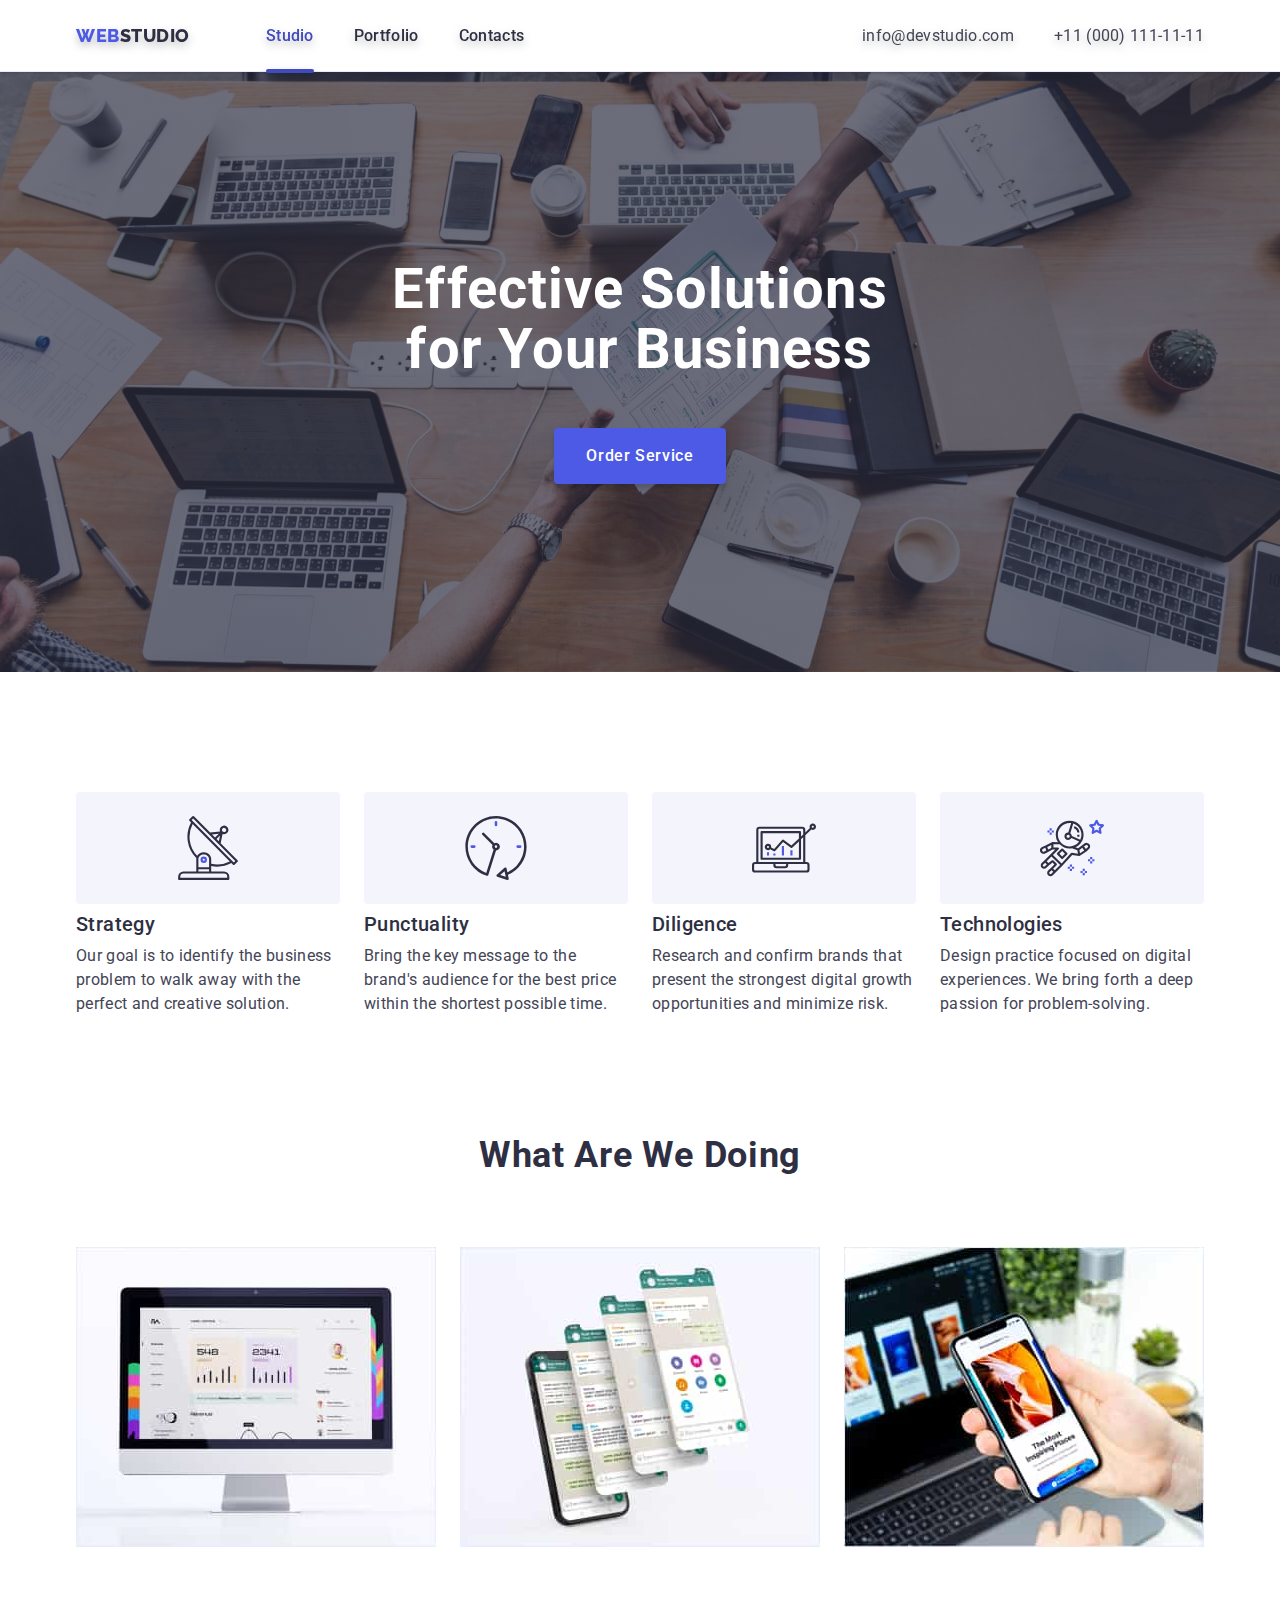
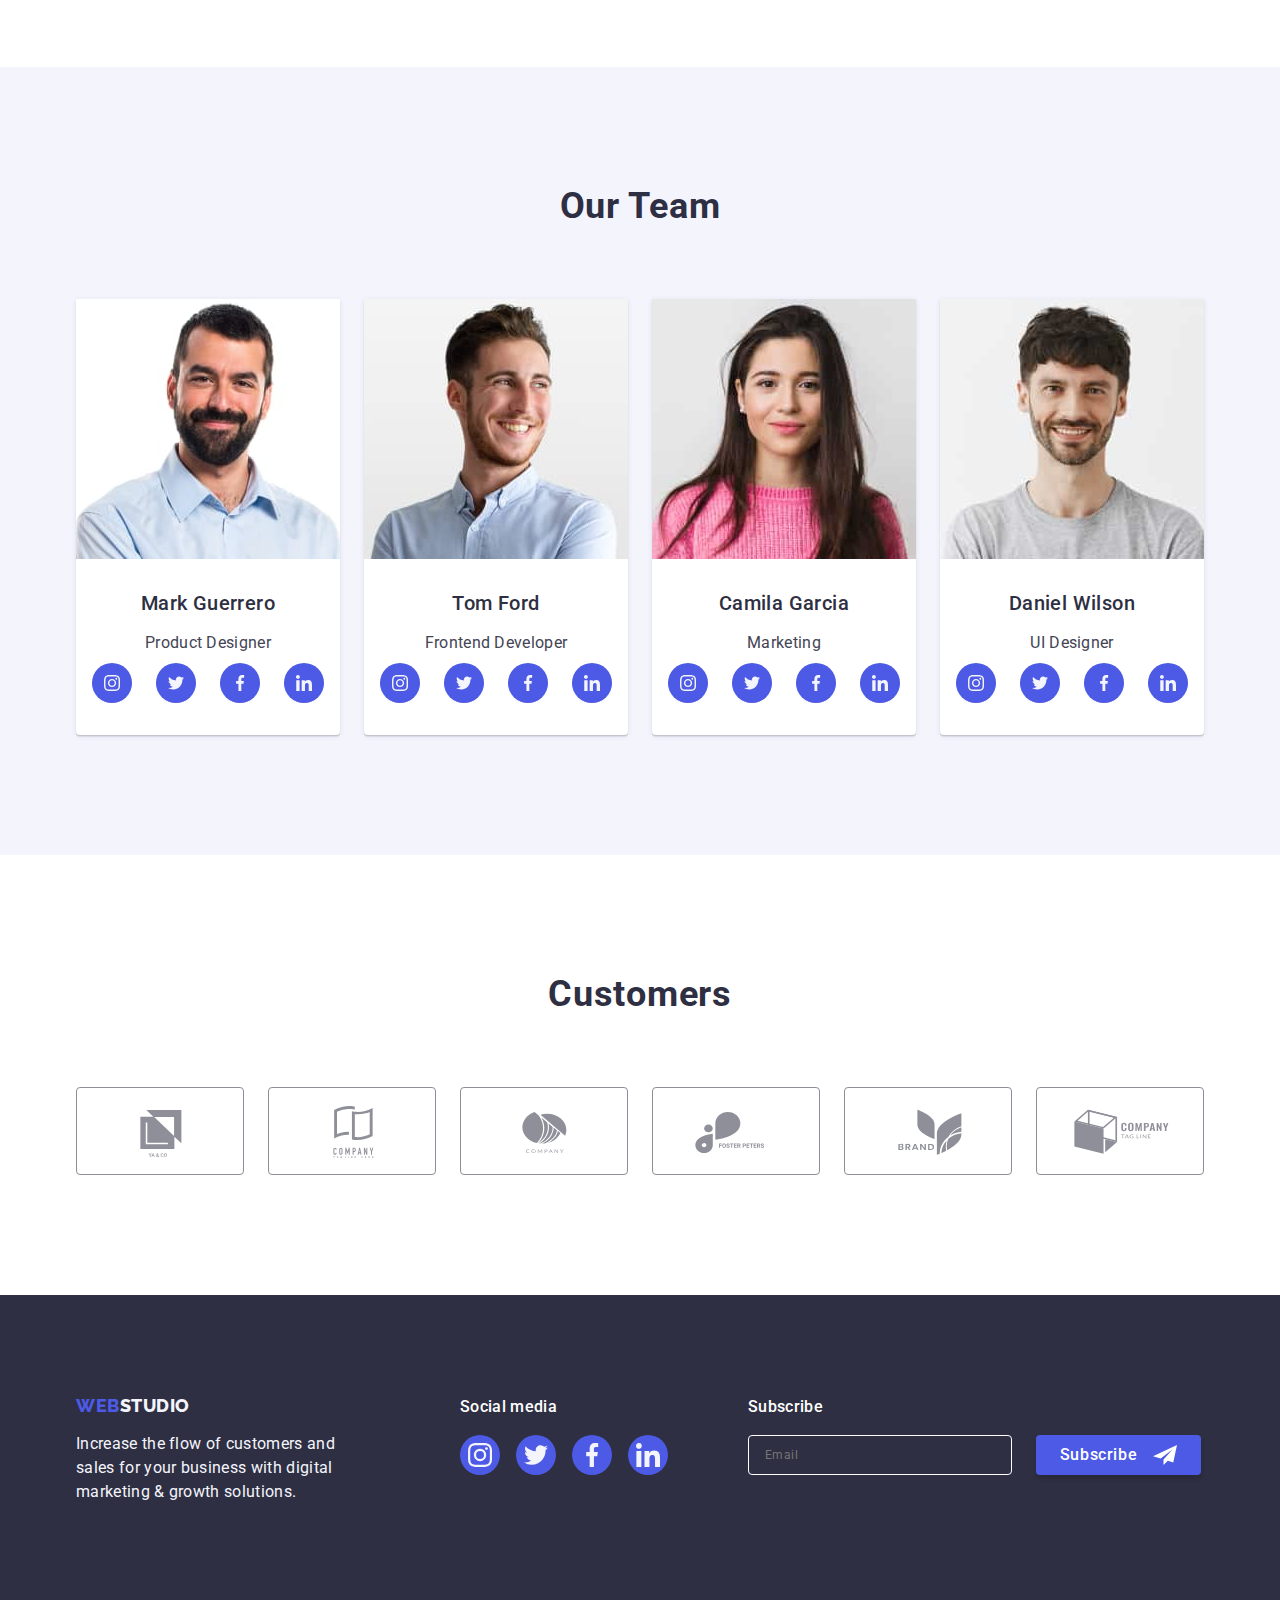
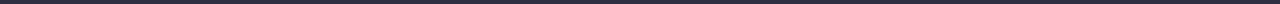
<file: index.html>
<!DOCTYPE html>
<html lang="en">
  <head>
    <meta charset="UTF-8" />
    <meta http-equiv="X-UA-Compatible" content="IE=edge" />
    <meta name="viewport" content="width=device-width, initial-scale=1.0" />
    <link
      rel="stylesheet"
      href="https://cdn.jsdelivr.net/npm/modern-normalize@1.1.0/modern-normalize.min.css"
    />
    <link rel="stylesheet" href="./css/styles.css" />
    <link rel="preconnect" href="https://fonts.googleapis.com" />
    <link rel="preconnect" href="https://fonts.gstatic.com" crossorigin />
    <link
      href="https://fonts.googleapis.com/css2?family=Raleway:wght@800&family=Roboto:wght@400;500;700;900&display=swap"
      rel="stylesheet"
    />
    <title>WebStudio</title>
  </head>
  <body>
    <!--Header-->
    <header class="page-head">
      <div class="header-container container">
        <nav class="page-nav">
          <a href="./index.html" class="text-logo-blue link header-link-size"
            >Web<span class="text-logo">Studio</span></a
          >
          <ul class="list menu">
            <li class="menu-item">
              <a
                href="./index.html"
                class="nav-link link header-link-size active"
                >Studio</a
              >
            </li>
            <li class="menu-item">
              <a href="./portfolio.html" class="nav-link link header-link-size"
                >Portfolio</a
              >
            </li>
            <li class="menu-item">
              <a href="" class="nav-link link header-link-size">Contacts</a>
            </li>
          </ul>
        </nav>
        <address class="addreess-font">
          <ul class="list contact-list">
            <li class="contact-item">
              <a
                href="mailto:info@devstudio.com"
                class="nav-mail link header-link-size"
                >info@devstudio.com</a
              >
            </li>
            <li class="contact-item">
              <a href="tel:+110001111111" class="nav-mail link header-link-size"
                >+11 (000) 111-11-11</a
              >
            </li>
          </ul>
        </address>
      </div>
    </header>

    <!--main-->
    <main>
      <!--hero section1-->

      <section class="hero">
        <div class="container">
          <h1 class="hero-tittle">Effective Solutions for Your Business</h1>
          <button type="button" class="button-main" data-modal-open>
            Order Service
          </button>
        </div>
      </section>
      <!--section2-->
      <section class="second-section">
        <div class="container">
          <h2 class="visually-hidden hero-tittle">Our features</h2>
          <ul class="list second-section-cntnr">
            <li class="oppotunities">
              <div class="oppotunities-container">
                <svg class="oppotunities-icon" width="64" height="64">
                  <use href="./images/icons.svg#Antenna"></use>
                </svg>
              </div>
              <h3 class="title-descript title-position">Strategy</h3>
              <p class="discription">
                Our goal is to identify the business problem to walk away with
                the perfect and creative solution.
              </p>
            </li>
            <li class="oppotunities">
              <div class="oppotunities-container">
                <svg class="oppotunities-icon" width="64" height="64">
                  <use href="./images/icons.svg#clock"></use>
                </svg>
              </div>
              <h3 class="title-descript title-position">Punctuality</h3>
              <p class="discription">
                Bring the key message to the brand's audience for the best price
                within the shortest possible time.
              </p>
            </li>
            <li class="oppotunities">
              <div class="oppotunities-container">
                <svg class="oppotunities-icon" width="64" height="64">
                  <use href="./images/icons.svg#Diagram"></use>
                </svg>
              </div>
              <h3 class="title-descript title-position">Diligence</h3>
              <p class="discription">
                Research and confirm brands that present the strongest digital
                growth opportunities and minimize risk.
              </p>
            </li>
            <li class="oppotunities">
              <div class="oppotunities-container">
                <svg class="oppotunities-icon" width="64" height="64">
                  <use href="./images/icons.svg#Astronaut"></use>
                </svg>
              </div>
              <h3 class="title-descript title-position">Technologies</h3>
              <p class="discription">
                Design practice focused on digital experiences. We bring forth a
                deep passion for problem-solving.
              </p>
            </li>
          </ul>
        </div>
      </section>
      <!-- section3 -->
      <section class="third-section">
        <div class="container">
          <h2 class="secondary-tittle secondary-title-position">
            What are we doing
          </h2>
          <ul class="list third-section-cntnr">
            <li class="third-section-list">
              <img
                src="./images/img1.jpg"
                alt="image1"
                width="360"
                height="300"
              />
            </li>
            <li class="third-section-list">
              <img
                src="./images/img2.jpg"
                alt="image2"
                width="360"
                height="300"
              />
            </li>
            <li class="third-section-list">
              <img
                src="./images/img3.jpg"
                alt="image3"
                width="360"
                height="300"
              />
            </li>
          </ul>
        </div>
      </section>

      <!--Our team-->
      <section class="team-sect team-section">
        <div class="container">
          <h2 class="secondary-tittle secondary-title-position">Our Team</h2>
          <ul class="list team-section-cntnr">
            <li class="team team-card-position">
              <img
                src="./images/team/img_team1.jpg"
                alt="Mark Guerrero"
                width="264"
                height="260"
              />
              <div class="card-content-box">
                <h3 class="name-tittle team-title-position">Mark Guerrero</h3>
                <p class="card-description text-team-position">
                  Product Designer
                </p>
                <ul class="socials list">
                  <li class="social-item">
                    <a
                      class="social-link link"
                      href=""
                      target="_blank"
                      rel="noopener noreferrer"
                      aria-label="instagram icon"
                    >
                      <svg class="socials-icon" width="16" height="16">
                        <use href="./images/icons.svg#Instagram"></use>
                      </svg>
                    </a>
                  </li>
                  <li class="social-item">
                    <a
                      class="social-link link"
                      href=""
                      target="_blank"
                      rel="noopener noreferrer"
                      aria-label="twitter icon"
                    >
                      <svg class="socials-icon" width="16" height="16">
                        <use href="./images/icons.svg#twitter"></use>
                      </svg>
                    </a>
                  </li>
                  <li class="social-item">
                    <a
                      class="social-link link"
                      href=""
                      target="_blank"
                      rel="noopener noreferrer"
                      aria-label="facebook icon"
                    >
                      <svg class="socials-icon" width="16" height="16">
                        <use href="./images/icons.svg#facebook"></use>
                      </svg>
                    </a>
                  </li>
                  <li class="social-item">
                    <a
                      class="social-link link"
                      href=""
                      target="_blank"
                      rel="noopener noreferrer"
                      aria-label="linkedin icon"
                    >
                      <svg class="socials-icon" width="16" height="16">
                        <use href="./images/icons.svg#linkedin"></use>
                      </svg>
                    </a>
                  </li>
                </ul>
              </div>
            </li>
            <li class="team team-card-position">
              <img
                src="./images/team/img_team2.jpg"
                alt="Tom Ford"
                width="264"
                height="260"
              />
              <div class="card-content-box">
                <h3 class="name-tittle team-title-position">Tom Ford</h3>
                <p class="card-description text-team-position">
                  Frontend Developer
                </p>
                <ul class="socials list">
                  <li class="social-item">
                    <a
                      class="social-link link"
                      href=""
                      target="_blank"
                      rel="noopener noreferrer"
                      aria-label="instagram icon"
                    >
                      <svg class="socials-icon" width="16" height="16">
                        <use href="./images/icons.svg#Instagram"></use>
                      </svg>
                    </a>
                  </li>
                  <li class="social-item">
                    <a
                      class="social-link link"
                      href=""
                      target="_blank"
                      rel="noopener noreferrer"
                      aria-label="twitter icon"
                    >
                      <svg class="socials-icon" width="16" height="16">
                        <use href="./images/icons.svg#twitter"></use>
                      </svg>
                    </a>
                  </li>
                  <li class="social-item">
                    <a
                      class="social-link link"
                      href=""
                      target="_blank"
                      rel="noopener noreferrer"
                      aria-label="facebook icon"
                    >
                      <svg class="socials-icon" width="16" height="16">
                        <use href="./images/icons.svg#facebook"></use>
                      </svg>
                    </a>
                  </li>
                  <li class="social-item">
                    <a
                      class="social-link link"
                      href=""
                      target="_blank"
                      rel="noopener noreferrer"
                      aria-label="linkedin icon"
                    >
                      <svg class="socials-icon" width="16" height="16">
                        <use href="./images/icons.svg#linkedin"></use>
                      </svg>
                    </a>
                  </li>
                </ul>
              </div>
            </li>
            <li class="team team-card-position">
              <img
                src="./images/team/img_team3.jpg"
                alt="Camila Garcia"
                width="264"
                height="260"
              />
              <div class="card-content-box">
                <h3 class="name-tittle team-title-position">Camila Garcia</h3>
                <p class="card-description text-team-position">Marketing</p>
                <ul class="socials list">
                  <li class="social-item">
                    <a
                      class="social-link link"
                      href=""
                      target="_blank"
                      rel="noopener noreferrer"
                      aria-label="instagram icon"
                    >
                      <svg class="socials-icon" width="16" height="16">
                        <use href="./images/icons.svg#Instagram"></use>
                      </svg>
                    </a>
                  </li>
                  <li class="social-item">
                    <a
                      class="social-link link"
                      href=""
                      target="_blank"
                      rel="noopener noreferrer"
                      aria-label="twitter icon"
                    >
                      <svg class="socials-icon" width="16" height="16">
                        <use href="./images/icons.svg#twitter"></use>
                      </svg>
                    </a>
                  </li>
                  <li class="social-item">
                    <a
                      class="social-link link"
                      href=""
                      target="_blank"
                      rel="noopener noreferrer"
                      aria-label="facebook icon"
                    >
                      <svg class="socials-icon" width="16" height="16">
                        <use href="./images/icons.svg#facebook"></use>
                      </svg>
                    </a>
                  </li>
                  <li class="social-item">
                    <a
                      class="social-link link"
                      href=""
                      target="_blank"
                      rel="noopener noreferrer"
                      aria-label="linkedin icon"
                    >
                      <svg class="socials-icon" width="16" height="16">
                        <use href="./images/icons.svg#linkedin"></use>
                      </svg>
                    </a>
                  </li>
                </ul>
              </div>
            </li>
            <li class="team team-card-position">
              <img
                src="./images/team/img_team4.jpg"
                alt="Daniel Wilson"
                width="264"
                height="260"
              />
              <div class="card-content-box">
                <h3 class="name-tittle team-title-position">Daniel Wilson</h3>
                <p class="card-description text-team-position">UI Designer</p>
                <ul class="socials list">
                  <li class="social-item">
                    <a
                      class="social-link link"
                      href=""
                      target="_blank"
                      rel="noopener noreferrer"
                      aria-label="instagram icon"
                    >
                      <svg class="socials-icon" width="16" height="16">
                        <use href="./images/icons.svg#Instagram"></use>
                      </svg>
                    </a>
                  </li>
                  <li class="social-item">
                    <a
                      class="social-link link"
                      href=""
                      target="_blank"
                      rel="noopener noreferrer"
                      aria-label="twitter icon"
                    >
                      <svg class="socials-icon" width="16" height="16">
                        <use href="./images/icons.svg#twitter"></use>
                      </svg>
                    </a>
                  </li>
                  <li class="social-item">
                    <a
                      class="social-link link"
                      href=""
                      target="_blank"
                      rel="noopener noreferrer"
                      aria-label="facebook icon"
                    >
                      <svg class="socials-icon" width="16" height="16">
                        <use href="./images/icons.svg#facebook"></use>
                      </svg>
                    </a>
                  </li>
                  <li class="social-item">
                    <a
                      class="social-link link"
                      href=""
                      target="_blank"
                      rel="noopener noreferrer"
                      aria-label="linkedin icon"
                    >
                      <svg class="socials-icon" width="16" height="16">
                        <use href="./images/icons.svg#linkedin"></use>
                      </svg>
                    </a>
                  </li>
                </ul>
              </div>
            </li>
          </ul>
        </div>
      </section>
      <!-- company section -->
      <section class="customers-section">
        <div class="container">
          <h2 class="secondary-tittle secondary-title-position">Customers</h2>
          <ul class="list company-list">
            <li class="customers-item">
              <a class="company-icon-contauner" href="">
                <svg class="company-icon" width="104" height="56">
                  <use href="./images/icons.svg#union"></use>
                </svg>
              </a>
            </li>
            <li class="customers-item">
              <a class="company-icon-contauner" href="">
                <svg class="company-icon" width="104" height="56">
                  <use href="./images/icons.svg#comptalg"></use>
                </svg>
              </a>
            </li>
            <li class="customers-item">
              <a class="company-icon-contauner" href="">
                <svg class="company-icon" width="104" height="56">
                  <use href="./images/icons.svg#comp3"></use>
                </svg>
              </a>
            </li>
            <li class="customers-item">
              <a class="company-icon-contauner" href="">
                <svg class="company-icon" width="104" height="56">
                  <use href="./images/icons.svg#compfors"></use>
                </svg>
              </a>
            </li>
            <li class="customers-item">
              <a class="company-icon-contauner" href="">
                <svg class="company-icon" width="104" height="56">
                  <use href="./images/icons.svg#compbrand"></use>
                </svg>
              </a>
            </li>
            <li class="customers-item">
              <a class="company-icon-contauner" href="">
                <svg class="company-icon" width="104" height="56">
                  <use href="./images/icons.svg#comptalg2"></use>
                </svg>
              </a>
            </li>
          </ul>
        </div>
      </section>
    </main>

    <!--Footer-->
    <footer class="second-bg footer">
      <div class="container footer-cntnr">
        <div class="footer-box">
          <a
            href="./index.html"
            class="text-logo-blue link footer-logo-position"
            >Web<span class="logo-footer">Studio</span></a
          >
          <p class="footer-text">
            Increase the flow of customers and sales for your business with
            digital marketing & growth solutions.
          </p>
        </div>
        <div class="footer-social">
          <p class="social-title">Social media</p>
          <ul class="socials-f list">
            <li class="social-item">
              <a
                class="footer-link link"
                href=""
                target="_blank"
                rel="noopener noreferrer"
                aria-label="instagram icon"
              >
                <svg class="socials-icon" width="24" height="24">
                  <use href="./images/icons.svg#Instagram"></use>
                </svg>
              </a>
            </li>
            <li class="social-item">
              <a
                class="footer-link link"
                href=""
                target="_blank"
                rel="noopener noreferrer"
                aria-label="twitter icon"
              >
                <svg class="socials-icon" width="24" height="24">
                  <use href="./images/icons.svg#twitter"></use>
                </svg>
              </a>
            </li>
            <li class="social-item">
              <a
                class="footer-link link"
                href=""
                target="_blank"
                rel="noopener noreferrer"
                aria-label="facebook icon"
              >
                <svg class="socials-icon" width="24" height="24">
                  <use href="./images/icons.svg#facebook"></use>
                </svg>
              </a>
            </li>
            <li class="social-item">
              <a
                class="footer-link link"
                href=""
                target="_blank"
                rel="noopener noreferrer"
                aria-label="linkedin icon"
              >
                <svg class="socials-icon" width="24" height="24">
                  <use href="./images/icons.svg#linkedin"></use>
                </svg>
              </a>
            </li>
          </ul>
        </div>
        <div class="footer-form">
          <p class="footer-input-title">Subscribe</p>
          <form class="form-foot-input" name="footer_form">
            <input
              class="footer-field"
              type="text"
              name="footer_input"
              id="footer_input"
              placeholder="Email"
            />
            <button class="button-footer-input" type="submit">
              Subscribe
              <svg class="footer-btn-icon" width="24" height="24">
                <use href="./images/icons.svg#fottersvg"></use>
              </svg>
            </button>
          </form>
        </div>
      </div>
    </footer>
    <!-- modal window -->
    <div class="backdrop is-hidden" data-modal>
      <div class="modal">
        <button class="modal-close-btn" type="button" data-modal-close>
          <svg class="modal-close-icon" width="8" height="8">
            <use href="./images/icons.svg#iconclose"></use>
          </svg>
        </button>

        <p class="modal-title">Leave your contacts and we will call you back</p>
        <form class="modal-form form" name="modal_form">
          <label class="form-label" for="modal_name">Name</label>
          <div class="form-wrapper">
            <input
              class="form-field"
              type="text"
              name="modal_name"
              id="modal_name"
            />
            <svg class="form-icon" width="18" height="18">
              <use href="./images/icons.svg#person"></use>
            </svg>
          </div>
          <label class="form-label" for="modal_phone">Phone</label>
          <div class="form-wrapper">
            <input
              class="form-field"
              type="text"
              name="modal_phone"
              id="modal_phone"
            />
            <svg class="form-icon" width="18" height="24">
              <use href="./images/icons.svg#phone"></use>
            </svg>
          </div>
          <label class="form-label" for="modal_mail">Email</label>
          <div class="form-wrapper">
            <input
              class="form-field"
              type="text"
              name="modal_mail"
              id="modal_mail"
            />
            <svg class="form-icon" width="18" height="24">
              <use href="./images/icons.svg#email"></use>
            </svg>
          </div>
          <label class="form-label" for="modal_comment">Comment</label>
          <textarea
            class="form-comment"
            name="modal_comment"
            id="modal_comment"
            rows="6"
            placeholder="Text input"
          ></textarea>
          <label class="form-agreement" for="modal_agreement">
            <input
              class="form-check-input visually-hidden"
              type="checkbox"
              name="modal_agreement"
              id="modal_agreement"
            />
            <svg class="form-custom-check" width="16" height="16">
              <use class="unchecked" href="./images/icons.svg#unchecked"></use>
              <use class="checked" href="./images/icons.svg#checked"></use>
            </svg>
            <span class="form-agreement-text"
              >I accept the terms and conditions of the
              <a class="modal-link" href="">Privacy Policy</a></span
            >
          </label>
          <button class="button-main" type="submit">Send</button>
        </form>
      </div>
    </div>
    <script src="./js/modal.js"></script>
  </body>
</html>
</file>
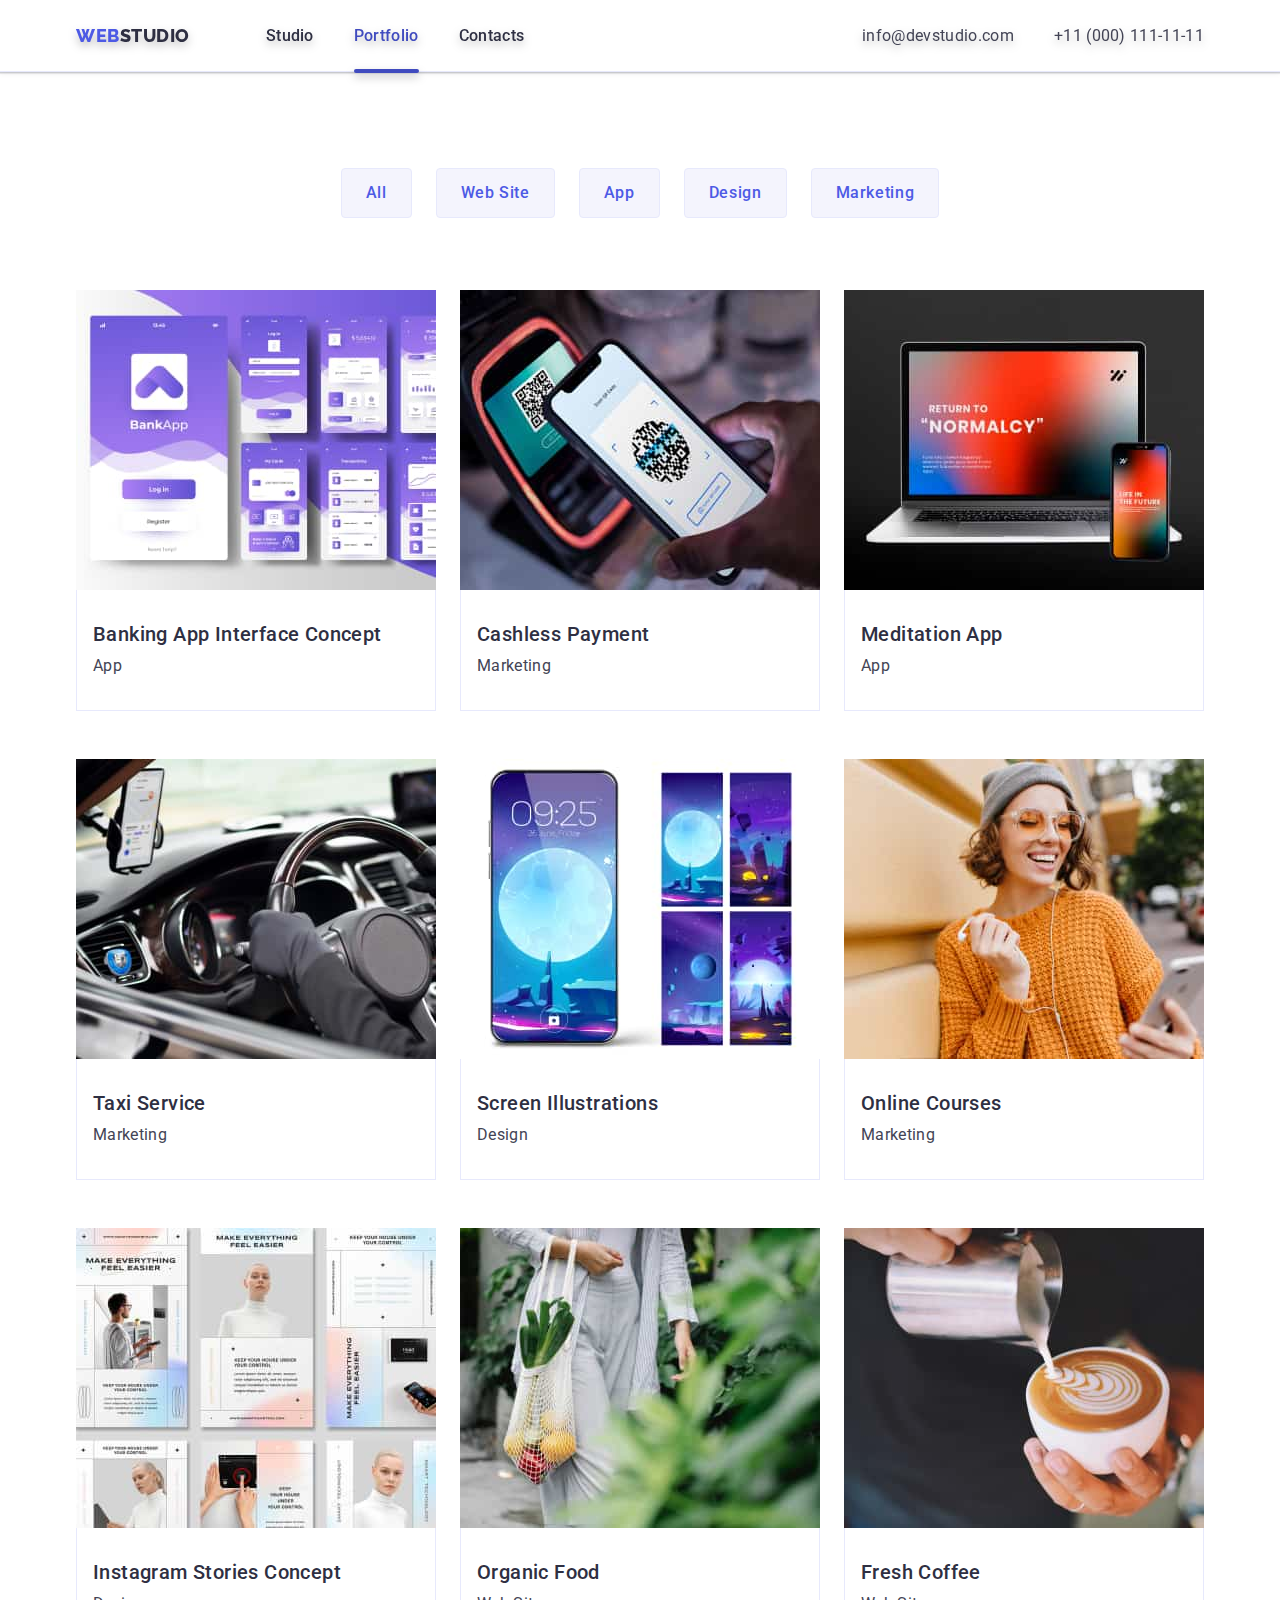
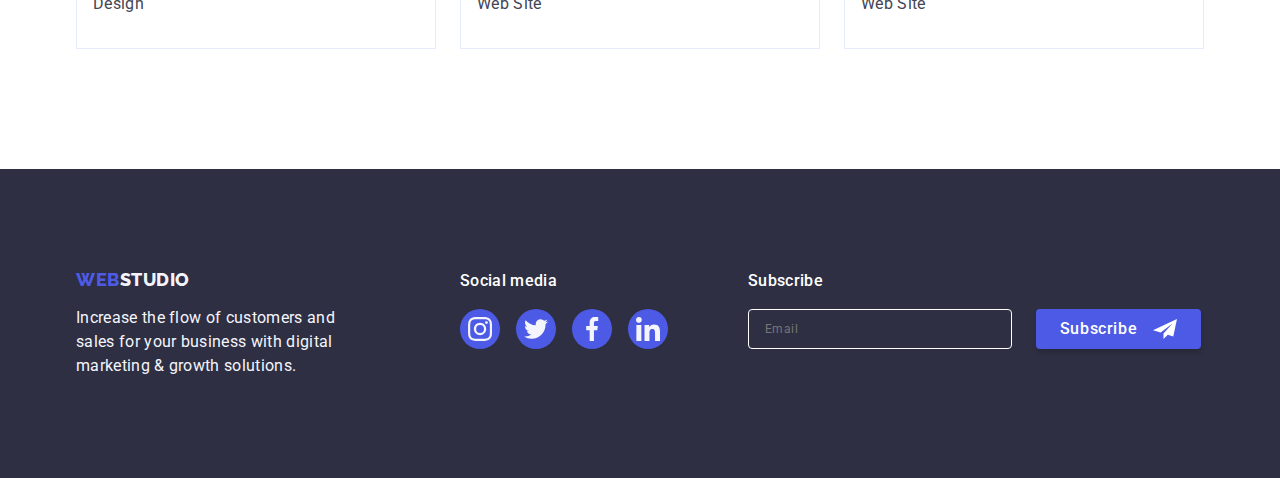
<file: portfolio.html>
<!DOCTYPE html>
<html lang="en">
  <head>
    <meta charset="UTF-8" />
    <meta http-equiv="X-UA-Compatible" content="IE=edge" />
    <meta name="viewport" content="width=device-width, initial-scale=1.0" />
    <link
      rel="stylesheet"
      href="https://cdn.jsdelivr.net/npm/modern-normalize@1.1.0/modern-normalize.min.css"
    />
    <link rel="stylesheet" href="./css/styles.css" />
    <link rel="preconnect" href="https://fonts.googleapis.com" />
    <link rel="preconnect" href="https://fonts.gstatic.com" crossorigin />
    <link
      href="https://fonts.googleapis.com/css2?family=Raleway:wght@800&family=Roboto:wght@400;500;700;900&display=swap"
      rel="stylesheet"
    />
    <title>WebStudio</title>
  </head>
  <body>
    <!--Header-->
    <header class="page-head">
      <div class="header-container container">
        <nav class="page-nav">
          <a href="./index.html" class="text-logo-blue link header-link-size"
            >Web<span class="text-logo">Studio</span></a
          >
          <ul class="list menu">
            <li class="menu-item">
              <a href="./index.html" class="nav-link link header-link-size"
                >Studio</a
              >
            </li>
            <li class="menu-item">
              <a
                href="./portfolio.html"
                class="nav-link link header-link-size active"
                >Portfolio</a
              >
            </li>
            <li class="menu-item">
              <a href="" class="nav-link link header-link-size">Contacts</a>
            </li>
          </ul>
        </nav>
        <address class="addreess-font">
          <ul class="list contact-list">
            <li class="contact-item">
              <a
                href="mailto:info@devstudio.com"
                class="nav-mail link header-link-size"
                >info@devstudio.com</a
              >
            </li>
            <li class="contact-item">
              <a href="tel:+110001111111" class="nav-mail link header-link-size"
                >+11 (000) 111-11-11</a
              >
            </li>
          </ul>
        </address>
      </div>
    </header>
    <!-- section buttons -->
    <main>
      <section class="portfolio-section">
        <div class="container">
          <h1 class="visually-hidden hero-tittle">Buttons</h1>
          <ul class="list filter-list">
            <li class="filter-item">
              <button type="button" class="portfolio-btn">All</button>
            </li>
            <li class="filter-item">
              <button type="button" class="portfolio-btn">Web Site</button>
            </li>
            <li class="filter-item">
              <button type="button" class="portfolio-btn">App</button>
            </li>
            <li class="filter-item">
              <button type="button" class="portfolio-btn">Design</button>
            </li>
            <li class="filter-item">
              <button type="button" class="portfolio-btn">Marketing</button>
            </li>
          </ul>
          <!-- section project cards -->
          <ul class="list portfolio-card">
            <li class="advantages-list">
              <a href="" class="card-link link">
                <div class="thumb">
                  <img src="./images/portfolio/img1.jpg" alt="no image" />

                  <p class="overlay-text overlay">
                    14 Stylish and User-Friendly App Design Concepts · Task
                    Manager App · Calorie Tracker App · Exotic Fruit Ecommerce
                    App · Cloud Storage App
                  </p>
                </div>

                <div class="portfolio-card-content">
                  <h2 class="card-content card-title-pstn">
                    Banking App Interface Concept
                  </h2>
                  <p class="apps">App</p>
                </div>
              </a>
            </li>
            <li class="advantages-list">
              <a href="" class="card-link link">
                <div class="thumb">
                  <img src="./images/portfolio/img2.jpg" alt="no image" />

                  <p class="overlay-text overlay">
                    14 Stylish and User-Friendly App Design Concepts · Task
                    Manager App · Calorie Tracker App · Exotic Fruit Ecommerce
                    App · Cloud Storage App
                  </p>
                </div>
                <div class="portfolio-card-content">
                  <h2 class="card-content card-title-pstn">Cashless Payment</h2>
                  <p class="apps">Marketing</p>
                </div>
              </a>
            </li>
            <li class="advantages-list">
              <a href="" class="card-link link">
                <div class="thumb">
                  <img src="./images/portfolio/img3.jpg" alt="no image" />
                  <p class="overlay-text overlay">
                    14 Stylish and User-Friendly App Design Concepts · Task
                    Manager App · Calorie Tracker App · Exotic Fruit Ecommerce
                    App · Cloud Storage App
                  </p>
                </div>
                <div class="portfolio-card-content">
                  <h2 class="card-content card-title-pstn">Meditation App</h2>
                  <p class="apps">App</p>
                </div>
              </a>
            </li>
            <li class="advantages-list">
              <a href="" class="card-link link">
                <div class="thumb">
                  <img src="./images/portfolio/img4.jpg" alt="no image" />
                  <p class="overlay-text overlay">
                    14 Stylish and User-Friendly App Design Concepts · Task
                    Manager App · Calorie Tracker App · Exotic Fruit Ecommerce
                    App · Cloud Storage App
                  </p>
                </div>
                <div class="portfolio-card-content">
                  <h2 class="card-content card-title-pstn">Taxi Service</h2>
                  <p class="apps">Marketing</p>
                </div>
              </a>
            </li>
            <li class="advantages-list">
              <a href="" class="card-link link">
                <div class="thumb">
                  <img src="./images/portfolio/img5.jpg" alt="no image" />
                  <p class="overlay-text overlay">
                    14 Stylish and User-Friendly App Design Concepts · Task
                    Manager App · Calorie Tracker App · Exotic Fruit Ecommerce
                    App · Cloud Storage App
                  </p>
                </div>
                <div class="portfolio-card-content">
                  <h2 class="card-content card-title-pstn">
                    Screen Illustrations
                  </h2>
                  <p class="apps">Design</p>
                </div>
              </a>
            </li>
            <li class="advantages-list">
              <a href="" class="card-link link">
                <div class="thumb">
                  <img src="./images/portfolio/img6.jpg" alt="no image" />
                  <p class="overlay-text overlay">
                    14 Stylish and User-Friendly App Design Concepts · Task
                    Manager App · Calorie Tracker App · Exotic Fruit Ecommerce
                    App · Cloud Storage App
                  </p>
                </div>
                <div class="portfolio-card-content">
                  <h2 class="card-content card-title-pstn">Online Courses</h2>
                  <p class="apps">Marketing</p>
                </div>
              </a>
            </li>
            <li class="advantages-list">
              <a href="" class="card-link link">
                <div class="thumb">
                  <img src="./images/portfolio/img7.jpg" alt="no image" />
                  <p class="overlay-text overlay">
                    14 Stylish and User-Friendly App Design Concepts · Task
                    Manager App · Calorie Tracker App · Exotic Fruit Ecommerce
                    App · Cloud Storage App
                  </p>
                </div>
                <div class="portfolio-card-content">
                  <h2 class="card-content card-title-pstn">
                    Instagram Stories Concept
                  </h2>
                  <p class="apps">Design</p>
                </div>
              </a>
            </li>
            <li class="advantages-list">
              <a href="" class="card-link link">
                <div class="thumb">
                  <img src="./images/portfolio/img8.jpg" alt="no image" />
                  <p class="overlay-text overlay">
                    14 Stylish and User-Friendly App Design Concepts · Task
                    Manager App · Calorie Tracker App · Exotic Fruit Ecommerce
                    App · Cloud Storage App
                  </p>
                </div>
                <div class="portfolio-card-content">
                  <h2 class="card-content card-title-pstn">Organic Food</h2>
                  <p class="apps">Web Site</p>
                </div>
              </a>
            </li>
            <li class="advantages-list">
              <a href="" class="card-link link">
                <div class="thumb">
                  <img src="./images/portfolio/img9.jpg" alt="no image" />
                  <p class="overlay-text overlay">
                    14 Stylish and User-Friendly App Design Concepts · Task
                    Manager App · Calorie Tracker App · Exotic Fruit Ecommerce
                    App · Cloud Storage App
                  </p>
                </div>
                <div class="portfolio-card-content">
                  <h2 class="card-content card-title-pstn">Fresh Coffee</h2>
                  <p class="apps">Web Site</p>
                </div>
              </a>
            </li>
          </ul>
        </div>
      </section>
    </main>
    <!-- footer -->
    <footer class="second-bg footer">
      <div class="container footer-cntnr">
        <div class="footer-box">
          <a
            href="./index.html"
            class="text-logo-blue link footer-logo-position"
            >Web<span class="logo-footer">Studio</span></a
          >
          <p class="footer-text">
            Increase the flow of customers and sales for your business with
            digital marketing & growth solutions.
          </p>
        </div>
        <div class="footer-social">
          <p class="social-title">Social media</p>
          <ul class="socials-f list">
            <li class="social-item">
              <a
                class="footer-link link"
                href=""
                target="_blank"
                rel="noopener noreferrer"
                aria-label="instagram icon"
              >
                <svg class="socials-icon" width="24" height="24">
                  <use href="./images/icons.svg#Instagram"></use>
                </svg>
              </a>
            </li>
            <li class="social-item">
              <a
                class="footer-link link"
                href=""
                target="_blank"
                rel="noopener noreferrer"
                aria-label="twitter icon"
              >
                <svg class="socials-icon" width="24" height="24">
                  <use href="./images/icons.svg#twitter"></use>
                </svg>
              </a>
            </li>
            <li class="social-item">
              <a
                class="footer-link link"
                href=""
                target="_blank"
                rel="noopener noreferrer"
                aria-label="facebook icon"
              >
                <svg class="socials-icon" width="24" height="24">
                  <use href="./images/icons.svg#facebook"></use>
                </svg>
              </a>
            </li>
            <li class="social-item">
              <a
                class="footer-link link"
                href=""
                target="_blank"
                rel="noopener noreferrer"
                aria-label="linkedin icon"
              >
                <svg class="socials-icon" width="24" height="24">
                  <use href="./images/icons.svg#linkedin"></use>
                </svg>
              </a>
            </li>
          </ul>
        </div>
        <div class="footer-form">
          <p class="footer-input-title">Subscribe</p>
          <form class="form-foot-input" name="footer_form">
            <input
              class="footer-field"
              type="text"
              name="footer_input"
              id="footer_input"
              placeholder="Email"
            />
            <button class="button-footer-input" type="submit">
              Subscribe
              <svg class="footer-btn-icon" width="24" height="24">
                <use href="./images/icons.svg#fottersvg"></use>
              </svg>
            </button>
          </form>
        </div>
      </div>
    </footer>
  </body>
</html>
</file>
<file: css/styles.css>
:root {
  --color-iris: #4d5ae5;
  --color-ocean: #404bbf;
  --color-navy-blue: #2e2f42;
  --color-green: #31d0aa;
  --color-slate: #434455;
  --color-light-slate: #8e8f99;
  --color-cornflower: #e7e9fc;
  --color-cloud: #f4f4fd;
  --color-navy-blue-modal: #2e2f42;
  --color-grey: #2e2f42;
  --color-white: #ffffff;
  --color-dairy: #fcfcfc;
  --color-bg-gradient: rgba(46, 47, 66, 0.7);
  --animation-cubic: 250ms cubic-bezier(0.4, 0, 0.2, 1);
}
/* BASE STYLES */
h1,
h2,
h3,
h4,
p {
  margin-top: 0;
  margin-bottom: 0;
}
img {
  display: block;
  max-width: 100%;
  height: auto;
}
button {
  cursor: pointer;
}
ul {
  margin-top: 0;
  margin-bottom: 0;
  padding-left: 0;
}
body {
  font-family: "Roboto", sans-serif;
  font-size: 16px;
  line-height: 1.5;
  letter-spacing: 0.02em;
  color: var(--color-slate);
  background-color: var(--color-white);
  padding-top: 72px;
}
.list {
  list-style: none;
  margin: 0;
  padding: 0;
}
.container {
  max-width: 1158px;
  padding: 0 15px;
  margin: 0 auto;
}
/* ===================
HEADER
======================= */
.page-head {
  border-bottom: 1px solid var(--color-cornflower);
  box-shadow: 0px 2px 1px rgba(46, 47, 66, 0.08),
    0px 1px 1px rgba(46, 47, 66, 0.16), 0px 1px 6px rgba(46, 47, 66, 0.08);
  width: 100%;
  background-color: var(--color-white);
  position: fixed;
  z-index: 1;
  height: 72px;
  top: 0;
}
.header-container {
  display: flex;
  align-items: center;
}
.page-nav {
  display: flex;
  align-items: center;
  margin-right: auto;
}
.header-link-size {
  padding-top: 24px;
  padding-bottom: 24px;
  filter: drop-shadow(0px 4px 4px rgba(0, 0, 0, 0.25));
}
.menu {
  display: flex;
  flex-direction: row;
}
.menu-item:not(:last-child) {
  margin-right: 40px;
}
.contact-list {
  display: flex;
}
.contact-item:not(:last-child) {
  margin-right: 40px;
}

.addreess-font {
  font-style: normal;
}
.link {
  text-decoration: none;
}
.text-logo-blue {
  font-family: "Raleway", sans-serif;
  font-weight: 800;
  font-size: 18px;
  line-height: 1.17;
  letter-spacing: 0.03em;
  text-transform: uppercase;
  color: var(--color-iris);
  text-decoration: none;
  margin-right: 76px;
}
.text-logo {
  color: var(--color-navy-blue);
}
.nav-link:hover,
:focus {
  color: var(--color-ocean);
}
.nav-link {
  position: relative;
  display: block;
  font-weight: 500;
  font-size: 16px;
  line-height: 1.5;
  letter-spacing: 0.02em;
  color: var(--color-navy-blue);
  text-decoration: none;
  transition-property: color;
  transition: color var(--animation-cubic);
}
.nav-link::after {
  position: absolute;
  content: "";
  display: block;
  width: 100%;
  height: 4px;
  border-radius: 2px;
  bottom: -1px;
}
.nav-link.active::after {
  background-color: var(--color-ocean);
}
.active {
  color: var(--color-ocean);
}
.nav-mail {
  display: block;
  font-weight: 400;
  font-size: 16px;
  line-height: 1.5;
  letter-spacing: 0.02em;
  text-decoration: none;
  color: var(--color-slate);
  font-style: normal;
  transition-property: color;
  transition: color var(--animation-cubic);
}

.nav-mail:hover,
:focus {
  color: var(--color-ocean);
}
/* ===================
Section Hero
======================= */
.hero {
  max-width: 1440px;
  margin-left: auto;
  margin-right: auto;
  padding-top: 188px;
  padding-bottom: 188px;
  background-image: linear-gradient(
      rgba(46, 47, 66, 0.7),
      rgba(46, 47, 66, 0.7)
    ),
    url(../images/hero/people-office.jpg);
  background-repeat: no-repeat;
  background-size: cover;
  background-position: center;
}

.button-main {
  display: block;
  padding: 16px 32px;
  margin-left: auto;
  margin-right: auto;
  min-width: 169px;
  height: 56px;
  color: var(--color-white);
  background: var(--color-iris);
  font-family: inherit;
  font-weight: 500;
  font-size: 16px;
  line-height: 1.5;
  letter-spacing: 0.04em;
  cursor: pointer;
  border: none;
  box-shadow: 0px 4px 4px rgba(0, 0, 0, 0.15);
  border-radius: 4px;
  transition-property: background-color;
  transition: background-color var(--animation-cubic);
}
.button-main:hover,
.button-main:focus {
  background-color: var(--color-ocean);
}
.second-bg {
  background-color: var(--color-navy-blue);
}
.hero-tittle {
  margin-right: auto;
  margin-left: auto;
  margin-bottom: 48px;
  max-width: 496px;
  font-weight: 700;
  font-size: 56px;
  line-height: 1.07;
  letter-spacing: 0.02em;
  text-align: center;
  color: var(--color-white);
}

/* ===================
Section 2
======================= */
.visually-hidden {
  position: absolute;
  width: 1px;
  height: 1px;
  margin: -1px;
  border: 0;
  padding: 0;

  white-space: nowrap;
  clip-path: inset(100%);
  clip: rect(0 0 0 0);
  overflow: hidden;
}

.second-section {
  padding-top: 120px;
  padding-bottom: 120px;
}
.second-section-cntnr {
  display: flex;
}
.oppotunities {
  width: 264px;
}
.oppotunities:not(:last-child) {
  margin-right: 24px;
}
.title-position {
  margin-bottom: 8px;
}

.title-descript {
  font-weight: 500;
  font-size: 20px;
  line-height: 1.2;
  letter-spacing: 0.02em;
  color: var(--color-navy-blue);
}
.discription {
  font-size: 16px;
  line-height: 1.5;
  letter-spacing: 0.02em;
  color: var(--color-slate);
}
/* section 2 icons */

.oppotunities-container {
  height: 112px;
  display: flex;
  justify-content: center;
  align-items: center;
  background-color: var(--color-cloud);
  border-radius: 4px;
  margin-bottom: 8px;
}

/* ===================
Section3
======================= */
.secondary-tittle {
  font-weight: 700;
  font-size: 36px;
  line-height: 1.1;
  text-align: center;
  letter-spacing: 0.02em;
  text-transform: capitalize;
  color: var(--color-navy-blue);
}
.third-section {
  padding-bottom: 120px;
}
.secondary-title-position {
  margin-bottom: 72px;
}
.third-section-cntnr {
  display: flex;
}
.third-section-list:not(:last-child) {
  margin-right: 24px;
}

/* ===================
OUR Team section
======================= */

.team-section {
  padding-top: 120px;
  padding-bottom: 120px;
}
.team-section-cntnr {
  display: flex;
}
.team-card-position {
  border-radius: 0px 0px 4px 4px;
  box-shadow: 0px 1px 6px rgba(46, 47, 66, 0.08),
    0px 1px 1px rgba(46, 47, 66, 0.16), 0px 2px 1px rgba(46, 47, 66, 0.08);
}
.team-card-position:not(:last-child) {
  margin-right: 24px;
}
.card-content-box {
  padding: 32px 0;
  display: flex;
  flex-direction: column;
  justify-content: center;
  align-items: center;
  gap: 8px;
}
.team-title-position {
  text-align: center;
  margin-bottom: 8px;
}
.text-team-position {
  text-align: center;
}

.team-sect {
  background-color: var(--color-cloud);
}
.team-backgr {
  background-color: var(--color-white);
}
.name-tittle {
  font-weight: 500;
  font-size: 20px;
  line-height: 1.2;
  letter-spacing: 0.02em;
  color: var(--color-navy-blue);
}
.card-description {
  font-size: 16px;
  line-height: 1.5;
  letter-spacing: 0.02em;
  color: var(--color-slate);
}
.team {
  background-color: var(--color-white);
}
/* social icons */
.social-link {
  width: 40px;
  height: 40px;
  background-color: var(--color-iris);
  display: flex;
  justify-content: center;
  align-items: center;
  border-radius: 50%;
  transition-property: background-color;
  transition: background-color var(--animation-cubic);
}
.social-link:hover {
  background-color: var(--color-ocean);
}
.social-link:focus {
  background-color: var(--color-ocean);
}
.socials {
  display: flex;
  justify-content: center;
  align-items: center;
  gap: 24px;
}

.socials-icon {
  fill: var(--color-cloud);
}
/* ======================
Section customers
========================= */
.customers-section {
  padding-top: 120px;
  padding-bottom: 120px;
}
.social-title {
  font-weight: 500;
  font-size: 16px;
  line-height: 1.5;
  letter-spacing: 0.02em;
  color: var(--color-white);
}
.company-list {
  display: flex;
  gap: 24px;
}
.company-icon-contauner {
  height: 88px;
  width: 168px;
  border: 1px solid var(--color-light-slate);
  border-radius: 4px;
  display: flex;
  justify-content: center;
  align-items: center;
  color: var(--color-light-slate);
  transition-property: border-color, color;
  transition: border-color var(--animation-cubic), color var(--animation-cubic);
}
.company-icon {
  fill: currentColor;
  transition-property: fill;
  transition: fill var(--animation-cubic);
}
.company-icon-contauner:hover .company-icon {
  fill: var(--color-ocean);
}
.company-icon-contauner:hover {
  border-color: var(--color-ocean);
  color: var(--color-ocean);
}
.company-icon-contauner:focus {
  border-color: var(--color-ocean);
  color: var(--color-ocean);
}
/* ===================
FOOTER
======================= */
.logo-footer {
  font-family: "Raleway", sans-serif;
  font-style: normal;
  font-weight: 800;
  font-size: 18px;
  line-height: 1.17;
  letter-spacing: 0.03em;
  text-transform: uppercase;
  color: var(--color-cloud);
  text-decoration: none;
}
.footer-text {
  width: 264px;
  font-size: 16px;
  line-height: 1.5;
  letter-spacing: 0.02em;
  color: var(--color-cloud);
}
.footer {
  padding: 100px 0;
}
.footer-cntnr {
  display: flex;
  align-items: baseline;
}
.footer-logo-position {
  display: inline-block;
  margin-bottom: 16px;
}
.footer-box {
  margin-right: 120px;
}
.footer-social {
  display: block;
  margin-right: 80px;
}
.social-title {
  margin-bottom: 16px;
}
/* footer social icons */
.footer-link {
  width: 40px;
  height: 40px;
  background-color: var(--color-iris);
  display: flex;
  justify-content: center;
  align-items: center;
  border-radius: 50%;
  transition-property: background-color;
  transition: background-color var(--animation-cubic);
}
.footer-link:hover {
  background-color: var(--color-green);
}
.footer-link:focus {
  background-color: var(--color-green);
}
.socials-f {
  display: flex;
  justify-content: center;
  align-items: center;
  gap: 16px;
}
/* FOOTER INPUT */
.footer-form {
}
.form-foot-input {
  display: flex;
}
.footer-input-title {
  font-weight: 500;
  font-size: 16px;
  line-height: 1.5;
  letter-spacing: 0.02em;
  color: var(--color-white);
  margin-bottom: 16px;
}
.footer-field {
  background-color: var(--color-navy-blue);
  height: 40px;
  width: 264px;
  border-radius: 4px;
  border: 1px solid var(--color-white);
  margin-right: 24px;
  color: var(--color-white);
  font-size: 12px;
  line-height: 2;
  letter-spacing: 0.04em;
  padding-left: 16px;
}
.button-footer-input {
  display: flex;
  align-items: center;
  justify-content: center;
  margin-left: auto;
  margin-right: auto;
  width: 165px;
  height: 40px;
  color: var(--color-white);
  background: var(--color-iris);
  font-family: inherit;
  font-weight: 500;
  font-size: 16px;
  line-height: 1.5;
  letter-spacing: 0.04em;
  cursor: pointer;
  border: none;
  box-shadow: 0px 4px 4px rgba(0, 0, 0, 0.15);
  border-radius: 4px;
  transition-property: background-color;
  transition: background-color var(--animation-cubic);
  gap: 16px;
}
.button-footer-input:hover,
.button-footer-input:focus {
  background-color: var(--color-green);
}
.footer-btn-icon {
  fill: var(--color-white);
}
/* ======================
PORTFOLIO
========================= */

.portfolio-section {
  padding-top: 96px;
  padding-bottom: 120px;
}
.filter-list {
  display: flex;
  justify-content: center;
  margin-bottom: 72px;
}
.filter-item:not(:last-child) {
  margin-right: 24px;
}
/* cards */

.portfolio-card {
  display: flex;
  flex-wrap: wrap;
  gap: 48px 24px;
}
.advantages-list:hover,
.advantages-list:focus {
  box-shadow: 0px 1px 6px rgba(46, 47, 66, 0.08),
    0px 1px 1px rgba(46, 47, 66, 0.16), 0px 2px 1px rgba(46, 47, 66, 0.08);
}
.portfolio-card-content {
  display: flex;
  flex-direction: column;
  padding: 32px 16px;
  border: 1px solid var(--color-cornflower);
  border-top: none;
}
.card-title-pstn {
  margin-bottom: 8px;
}

/* cards */

.portfolio-btn {
  display: block;
  padding: 12px 24px;

  color: var(--color-iris);
  background: var(--color-cloud);
  font-family: inherit;
  font-weight: 500;
  font-size: 16px;
  line-height: 1.5;
  letter-spacing: 0.04em;
  cursor: pointer;
  border: 1px solid var(--color-cornflower);
  border-radius: 4px;
  transition-property: background-color, box-shadow, color, border-color;
  transition: background-color var(--animation-cubic),
    box-shadow var(--animation-cubic), color var(--animation-cubic),
    border-color var(--animation-cubic);
}
.portfolio-btn:hover,
.portfolio-btn:focus {
  box-shadow: 0px 3px 1px rgba(0, 0, 0, 0.1), 0px 2px 1px rgba(0, 0, 0, 0.08),
    0px 2px 2px rgba(0, 0, 0, 0.12);
  border-color: transparent;
  background-color: var(--color-ocean);
  color: var(--color-white);
}
.card-content {
  font-weight: 500;
  font-size: 20px;
  line-height: 1.2;
  letter-spacing: 0.02em;
  color: var(--color-navy-blue);
  text-transform: capitalize;
}
.apps {
  font-size: 16px;
  line-height: 1.5;
  letter-spacing: 0.02em;
  color: var(--color-slate);
}
.card-link {
  text-decoration: none;
  display: block;
  transition-property: box-shadow;
  transition: box-shadow var(--animation-cubic);
}
.card-link:hover,
.card-link:focus {
  box-shadow: 0px 1px 6px rgba(46, 47, 66, 0.08),
    0px 1px 1px rgba(46, 47, 66, 0.16), 0px 2px 1px rgba(46, 47, 66, 0.08);
}
.card-link:hover .overlay {
  transform: translateY(0%);
}
.card-link:focus .overlay {
  transform: translateY(0%);
}

/* overlay text */
.thumb {
  position: relative;
  overflow: hidden;
}
.overlay {
  display: block;
  position: absolute;
  top: 0;
  left: 0;
  width: 100%;
  height: 100%;
  padding: 40px 32px;
  transform: translateY(100%);
  background-color: var(--color-iris);
  transition: transform var(--animation-cubic);
}

.overlay-text {
  font-size: 16px;
  line-height: 1.5;
  letter-spacing: 0.02em;
  color: var(--color-cloud);
}
/* ===========
modal window
=========== */
.backdrop {
  position: fixed;
  top: 0;
  left: 0;
  width: 100%;
  height: 100%;
  background: rgba(46, 47, 66, 0.4);
  transition-property: opacity, visibility;
  transition: opacity var(--animation-cubic), visibility var(--animation-cubic);
}
.modal {
  position: absolute;
  padding-top: 72px;
  padding-left: 24px;
  padding-right: 24px;
  padding-bottom: 24px;
  top: 50%;
  left: 50%;
  width: 408px;
  min-height: 576px;
  border-radius: 4px;
  background-color: var(--color-dairy);
  box-shadow: 0px 1px 1px rgba(0, 0, 0, 0.14), 0px 1px 3px rgba(0, 0, 0, 0.12),
    0px 2px 1px rgba(0, 0, 0, 0.2);
  transform: translateX(-50%) translateY(-50%);
  transition-property: transform;
  transition: transform var(--animation-cubic);
}
.modal-close-btn {
  display: flex;
  justify-content: center;
  align-items: center;
  position: absolute;
  border-radius: 50%;
  background-color: var(--color-cornflower);
  padding: 0;

  width: 24px;
  height: 24px;
  top: 24px;
  right: 24px;
  border: 1px solid rgba(0, 0, 0, 0.1);
  transition-property: background-color, border;
  transition: background-color var(--animation-cubic),
    border var(--animation-cubic);
}
.is-hidden {
  opacity: 0;
  pointer-events: none;
  visibility: hidden;
}
.modal-close-btn:hover,
.modal-close-btn:focus {
  background-color: var(--color-ocean);
  fill: var(--color-white);
  border: none;
}
.modal-close-icon {
  transition-property: fill;
  transition: fill var(--animation-cubic);
}
/* form */
.modal-title {
  display: block;
  margin-bottom: 16px;
  font-weight: 500;
  font-size: 16px;
  line-height: 1.5;

  text-align: center;
  letter-spacing: 0.02em;
  color: var(--color-navy-blue);
}
.form-label {
  display: block;
  font-size: 12px;
  line-height: 1.17;
  letter-spacing: 0.04em;
  color: var(--color-light-slate);
  margin-bottom: 4px;
}
.form-wrapper {
  position: relative;
  margin-bottom: 8px;
}
.form-field {
  width: 100%;
  height: 40px;
  padding-left: 38px;
  border-radius: 4px;
  border: 1px solid rgba(46, 47, 66, 0.4);
  color: var(--color-light-slate);
}
.form-field:focus {
  outline: 1px solid var(--color-iris);
  transition: var(--animation-cubic);
}
.form-icon {
  position: absolute;
  top: 50%;
  left: 16px;
  transform: translateY(-50%);
  fill: var(--color-navy-blue);
  pointer-events: none;
}
.form-field:focus + .form-icon {
  fill: var(--color-iris);
  transition: var(--animation-cubic);
}
.form-comment {
  display: block;
  width: 100%;
  height: 120px;
  resize: none;
  padding: 8px 16px 8px 16px;
  margin-bottom: 16px;
  border-radius: 4px;
  border: 1px solid rgba(46, 47, 66, 0.4);
  font-size: 12px;
  line-height: 1.17;
  letter-spacing: 0.04em;
  color: var(--color-light-slate);
}
.form-comment:focus {
  outline: 1px solid var(--color-iris);
  transition: var(--animation-cubic);
}
.form-agreement {
  display: flex;
  gap: 8px;
  margin-bottom: 24px;
}
.form-agreement-text {
  font-size: 12px;
  line-height: 1.17;
  letter-spacing: 0.04em;
  color: var(--color-light-slate);
}
.modal-link {
  color: var(--color-iris);
}
/* svg check */
.unchecked {
  transition: var(--animation-cubic);
}
.checked {
  opacity: 0;
  transition: var(--animation-cubic);
}
.form-check-input:checked + .form-custom-check > .unchecked {
  opacity: 0;
}
.form-check-input:checked + .form-custom-check > .checked {
  opacity: 1;
}
</file>
